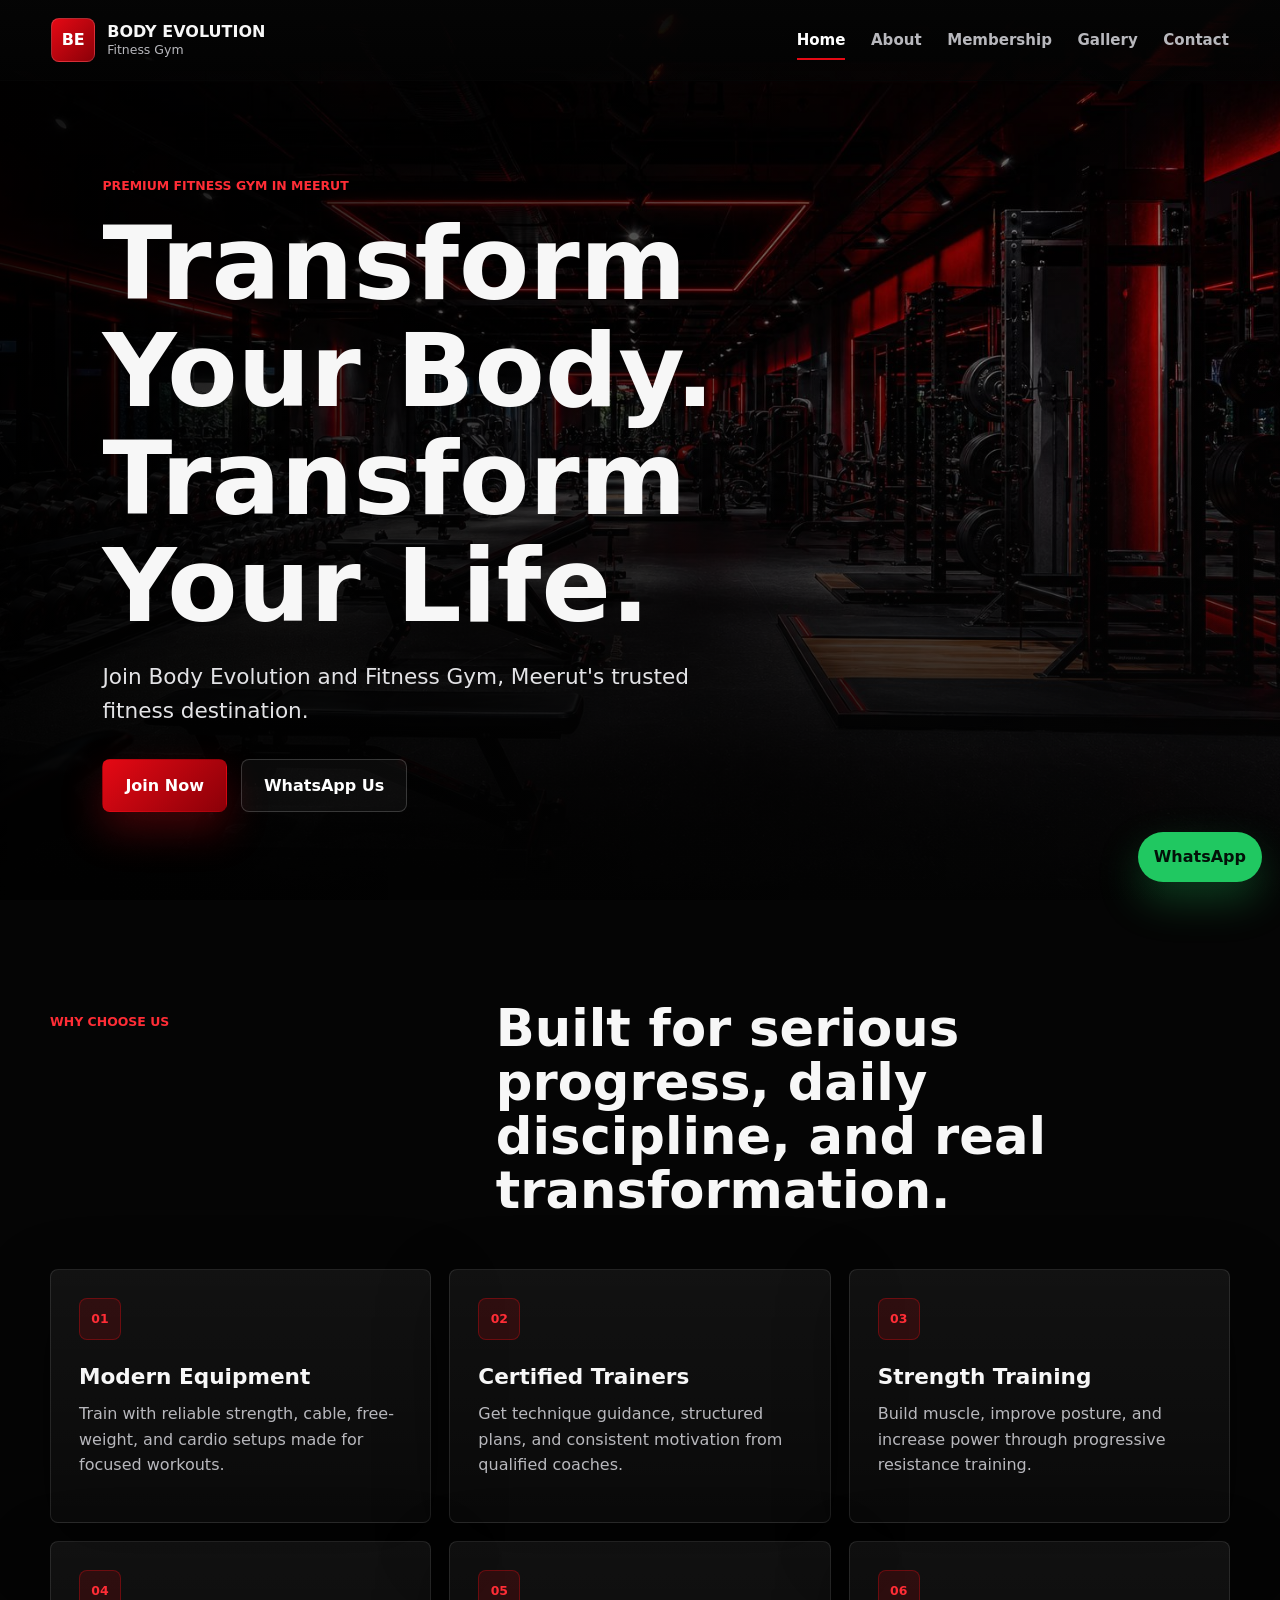
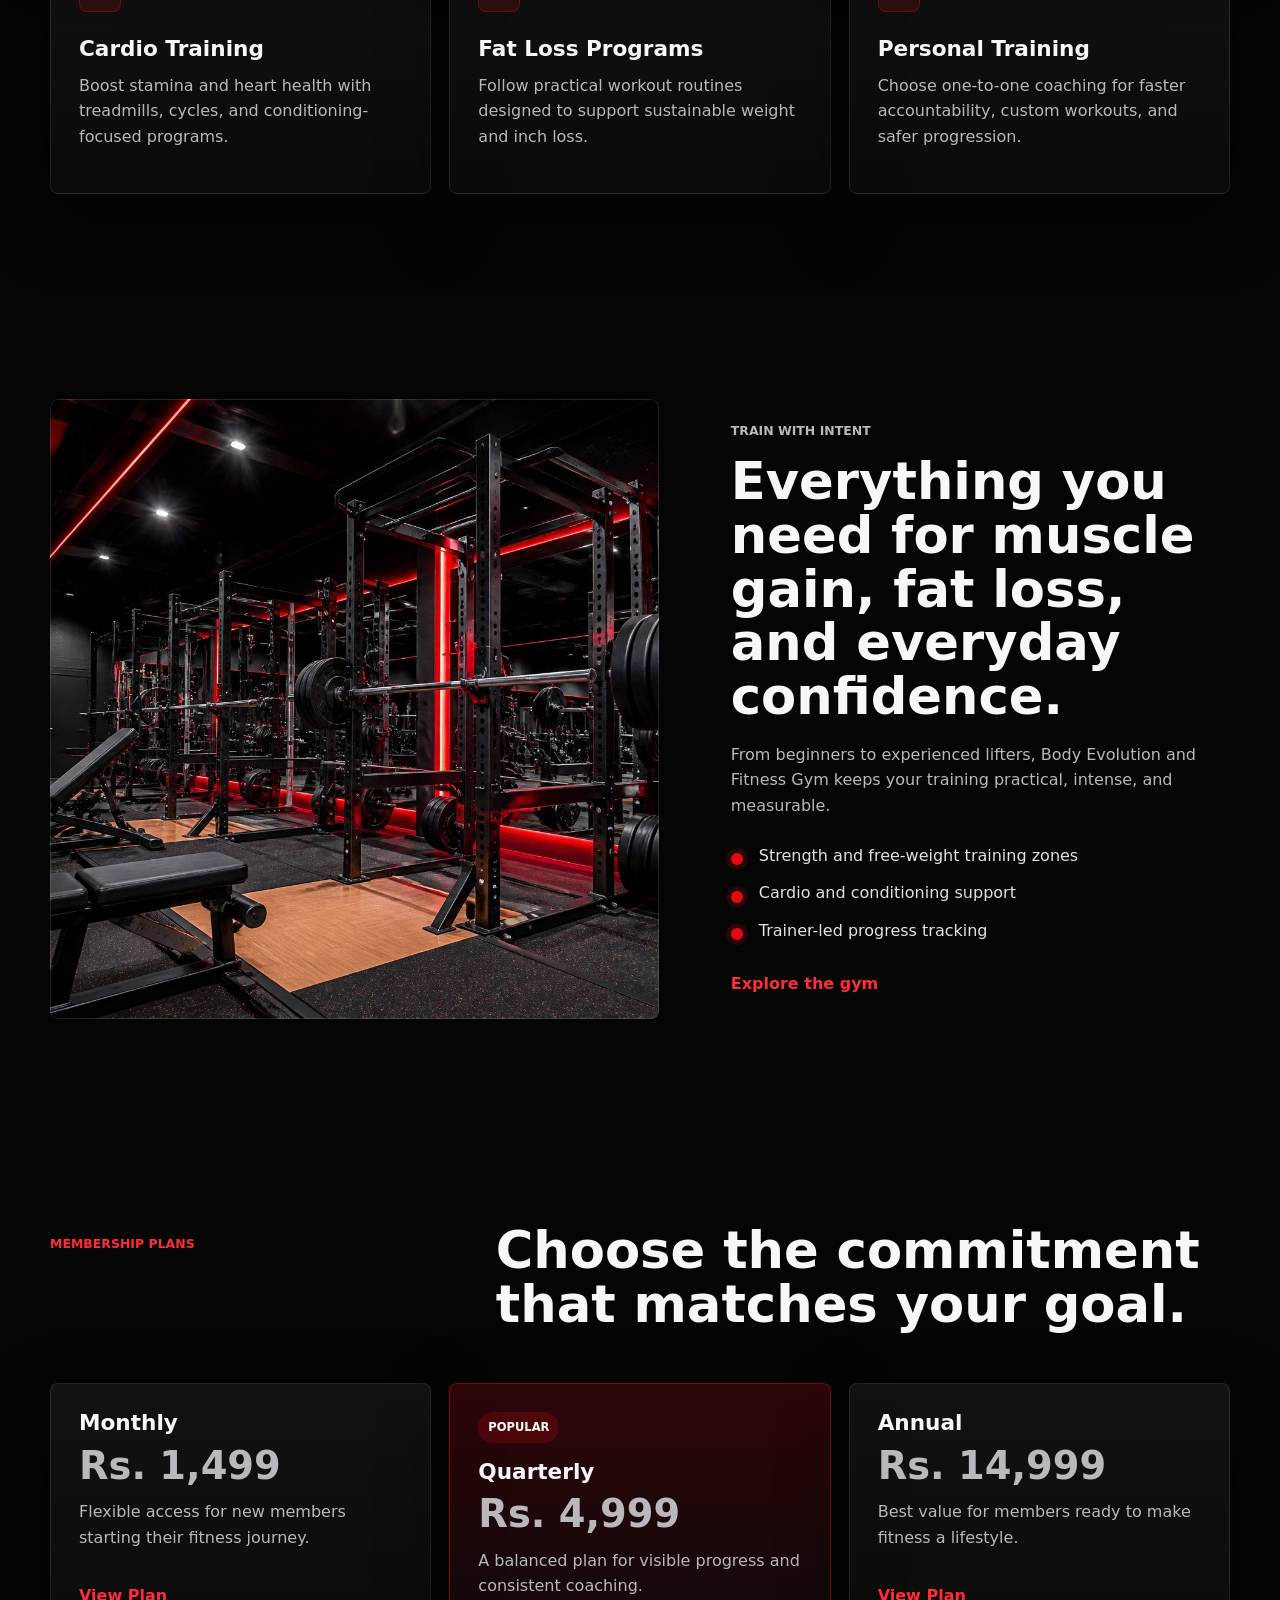
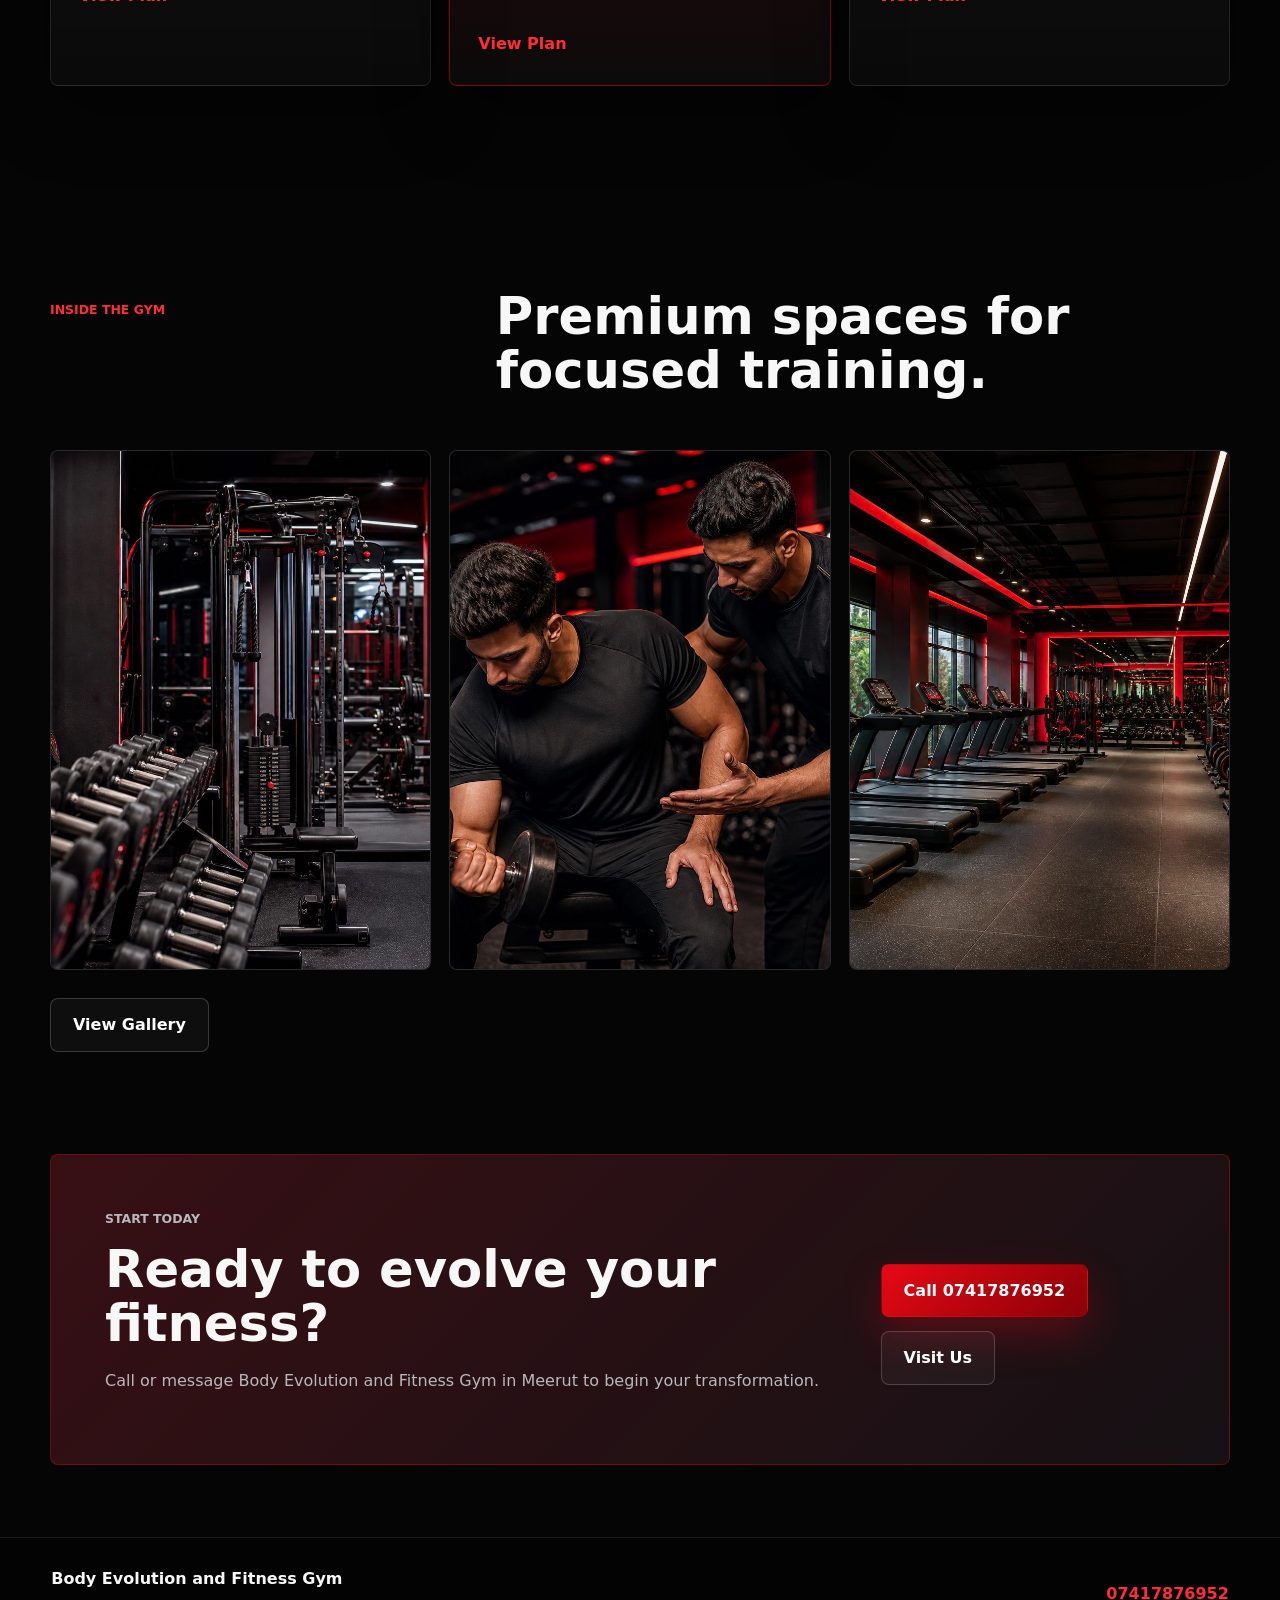
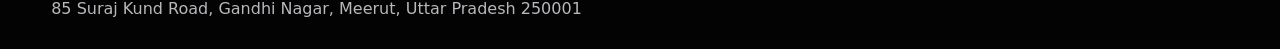
<file: index.html>
<!DOCTYPE html>
<html lang="en-IN">
<head>
  <meta charset="UTF-8">
  <meta name="viewport" content="width=device-width, initial-scale=1.0">
  <title>Body Evolution and Fitness Gym Meerut | Premium Gym & Personal Training</title>
  <meta name="description" content="Join Body Evolution and Fitness Gym in Meerut for strength training, cardio, fat loss programs, certified trainers, and premium fitness coaching.">
  <meta name="keywords" content="Body Evolution and Fitness Gym, gym in Meerut, fitness gym Meerut, personal training Meerut, fat loss programs Meerut">
  <meta name="robots" content="index, follow">
  <meta name="theme-color" content="#050505">
  <meta property="og:title" content="Body Evolution and Fitness Gym Meerut">
  <meta property="og:description" content="Meerut's trusted fitness destination for strength, cardio, fat loss, and personal training.">
  <meta property="og:type" content="website">
  <meta property="og:image" content="assets/hero-gym.jpg">
  <link rel="canonical" href="index.html">
  <link rel="preload" href="assets/hero-gym.jpg" as="image">
  <link rel="stylesheet" href="styles.css">
  <script type="application/ld+json">
  {
    "@context": "https://schema.org",
    "@type": "HealthClub",
    "name": "Body Evolution and Fitness Gym",
    "telephone": "+917417876952",
    "address": {
      "@type": "PostalAddress",
      "streetAddress": "85 Suraj Kund Road, Gandhi Nagar",
      "addressLocality": "Meerut",
      "addressRegion": "Uttar Pradesh",
      "postalCode": "250001",
      "addressCountry": "IN"
    },
    "url": "index.html",
    "image": "assets/hero-gym.jpg",
    "priceRange": "Rs. 1,199 - Rs. 14,999"
  }
  </script>
</head>
<body>
  <a class="skip-link" href="#main">Skip to content</a>

  <header class="site-header" data-header>
    <a class="brand" href="index.html" aria-label="Body Evolution and Fitness Gym home">
      <span class="brand-mark">BE</span>
      <span>
        <strong>Body Evolution</strong>
        <small>Fitness Gym</small>
      </span>
    </a>

    <button class="nav-toggle" type="button" aria-label="Open navigation" aria-expanded="false" data-nav-toggle>
      <span></span>
      <span></span>
      <span></span>
    </button>

    <nav class="site-nav" aria-label="Primary navigation" data-nav>
      <a class="active" href="index.html">Home</a>
      <a href="about.html">About</a>
      <a href="membership.html">Membership</a>
      <a href="gallery.html">Gallery</a>
      <a href="contact.html">Contact</a>
    </nav>
  </header>

  <main id="main">
    <section class="hero hero-home">
      <picture>
        <source srcset="assets/hero-gym.jpg" media="(min-width: 700px)">
        <img src="assets/hero-gym.jpg" alt="Premium black and red strength training gym interior" fetchpriority="high">
      </picture>
      <div class="hero-overlay"></div>
      <div class="hero-content">
        <p class="eyebrow">Premium Fitness Gym in Meerut</p>
        <h1>Transform Your Body. Transform Your Life.</h1>
        <p class="hero-copy">Join Body Evolution and Fitness Gym, Meerut's trusted fitness destination.</p>
        <div class="hero-actions">
          <a class="btn btn-primary" href="membership.html">Join Now</a>
          <a class="btn btn-outline" href="https://wa.me/917417876952?text=Hi%20Body%20Evolution%20and%20Fitness%20Gym%2C%20I%20want%20to%20join." target="_blank" rel="noopener">WhatsApp Us</a>
        </div>
      </div>
    </section>

    <section class="section section-intro">
      <div class="section-heading">
        <p class="eyebrow">Why Choose Us</p>
        <h2>Built for serious progress, daily discipline, and real transformation.</h2>
      </div>
      <div class="feature-grid">
        <article class="feature-card">
          <span class="feature-icon">01</span>
          <h3>Modern Equipment</h3>
          <p>Train with reliable strength, cable, free-weight, and cardio setups made for focused workouts.</p>
        </article>
        <article class="feature-card">
          <span class="feature-icon">02</span>
          <h3>Certified Trainers</h3>
          <p>Get technique guidance, structured plans, and consistent motivation from qualified coaches.</p>
        </article>
        <article class="feature-card">
          <span class="feature-icon">03</span>
          <h3>Strength Training</h3>
          <p>Build muscle, improve posture, and increase power through progressive resistance training.</p>
        </article>
        <article class="feature-card">
          <span class="feature-icon">04</span>
          <h3>Cardio Training</h3>
          <p>Boost stamina and heart health with treadmills, cycles, and conditioning-focused programs.</p>
        </article>
        <article class="feature-card">
          <span class="feature-icon">05</span>
          <h3>Fat Loss Programs</h3>
          <p>Follow practical workout routines designed to support sustainable weight and inch loss.</p>
        </article>
        <article class="feature-card">
          <span class="feature-icon">06</span>
          <h3>Personal Training</h3>
          <p>Choose one-to-one coaching for faster accountability, custom workouts, and safer progression.</p>
        </article>
      </div>
    </section>

    <section class="section split-section">
      <div class="split-media">
        <img src="assets/gallery-strength.jpg" alt="Strength training zone with squat rack and loaded barbell" loading="lazy" width="900" height="620">
      </div>
      <div class="split-copy">
        <p class="eyebrow">Train With Intent</p>
        <h2>Everything you need for muscle gain, fat loss, and everyday confidence.</h2>
        <p>From beginners to experienced lifters, Body Evolution and Fitness Gym keeps your training practical, intense, and measurable.</p>
        <ul class="check-list">
          <li>Strength and free-weight training zones</li>
          <li>Cardio and conditioning support</li>
          <li>Trainer-led progress tracking</li>
        </ul>
        <a class="text-link" href="about.html">Explore the gym</a>
      </div>
    </section>

    <section class="section plans-preview">
      <div class="section-heading">
        <p class="eyebrow">Membership Plans</p>
        <h2>Choose the commitment that matches your goal.</h2>
      </div>
      <div class="plan-grid">
        <article class="plan-card">
          <h3>Monthly</h3>
          <p class="price">Rs. 1,499</p>
          <p>Flexible access for new members starting their fitness journey.</p>
          <a href="membership.html">View Plan</a>
        </article>
        <article class="plan-card featured">
          <span>Popular</span>
          <h3>Quarterly</h3>
          <p class="price">Rs. 4,999</p>
          <p>A balanced plan for visible progress and consistent coaching.</p>
          <a href="membership.html">View Plan</a>
        </article>
        <article class="plan-card">
          <h3>Annual</h3>
          <p class="price">Rs. 14,999</p>
          <p>Best value for members ready to make fitness a lifestyle.</p>
          <a href="membership.html">View Plan</a>
        </article>
      </div>
    </section>

    <section class="section gallery-strip">
      <div class="section-heading">
        <p class="eyebrow">Inside The Gym</p>
        <h2>Premium spaces for focused training.</h2>
      </div>
      <div class="gallery-grid compact">
        <img src="assets/gallery-equipment.jpg" alt="Modern dumbbells and cable machines in black and red gym" loading="lazy" width="720" height="520">
        <img src="assets/gallery-trainer.jpg" alt="Certified trainer coaching a strength training session" loading="lazy" width="720" height="520">
        <img src="assets/gallery-cardio.jpg" alt="Cardio zone with treadmills and red accent lighting" loading="lazy" width="720" height="520">
      </div>
      <a class="btn btn-outline centered" href="gallery.html">View Gallery</a>
    </section>

    <section class="section cta-band">
      <div>
        <p class="eyebrow">Start Today</p>
        <h2>Ready to evolve your fitness?</h2>
        <p>Call or message Body Evolution and Fitness Gym in Meerut to begin your transformation.</p>
      </div>
      <div class="cta-actions">
        <a class="btn btn-primary" href="tel:+917417876952">Call 07417876952</a>
        <a class="btn btn-outline" href="contact.html">Visit Us</a>
      </div>
    </section>
  </main>

  <footer class="site-footer">
    <div>
      <strong>Body Evolution and Fitness Gym</strong>
      <p>85 Suraj Kund Road, Gandhi Nagar, Meerut, Uttar Pradesh 250001</p>
    </div>
    <a href="tel:+917417876952">07417876952</a>
  </footer>

  <a class="whatsapp-float" href="https://wa.me/917417876952?text=Hi%20Body%20Evolution%20and%20Fitness%20Gym%2C%20I%20want%20to%20know%20about%20membership." target="_blank" rel="noopener" aria-label="Chat on WhatsApp">
    <span>WhatsApp</span>
  </a>

  <script src="script.js" defer></script>
</body>
</html>
</file>
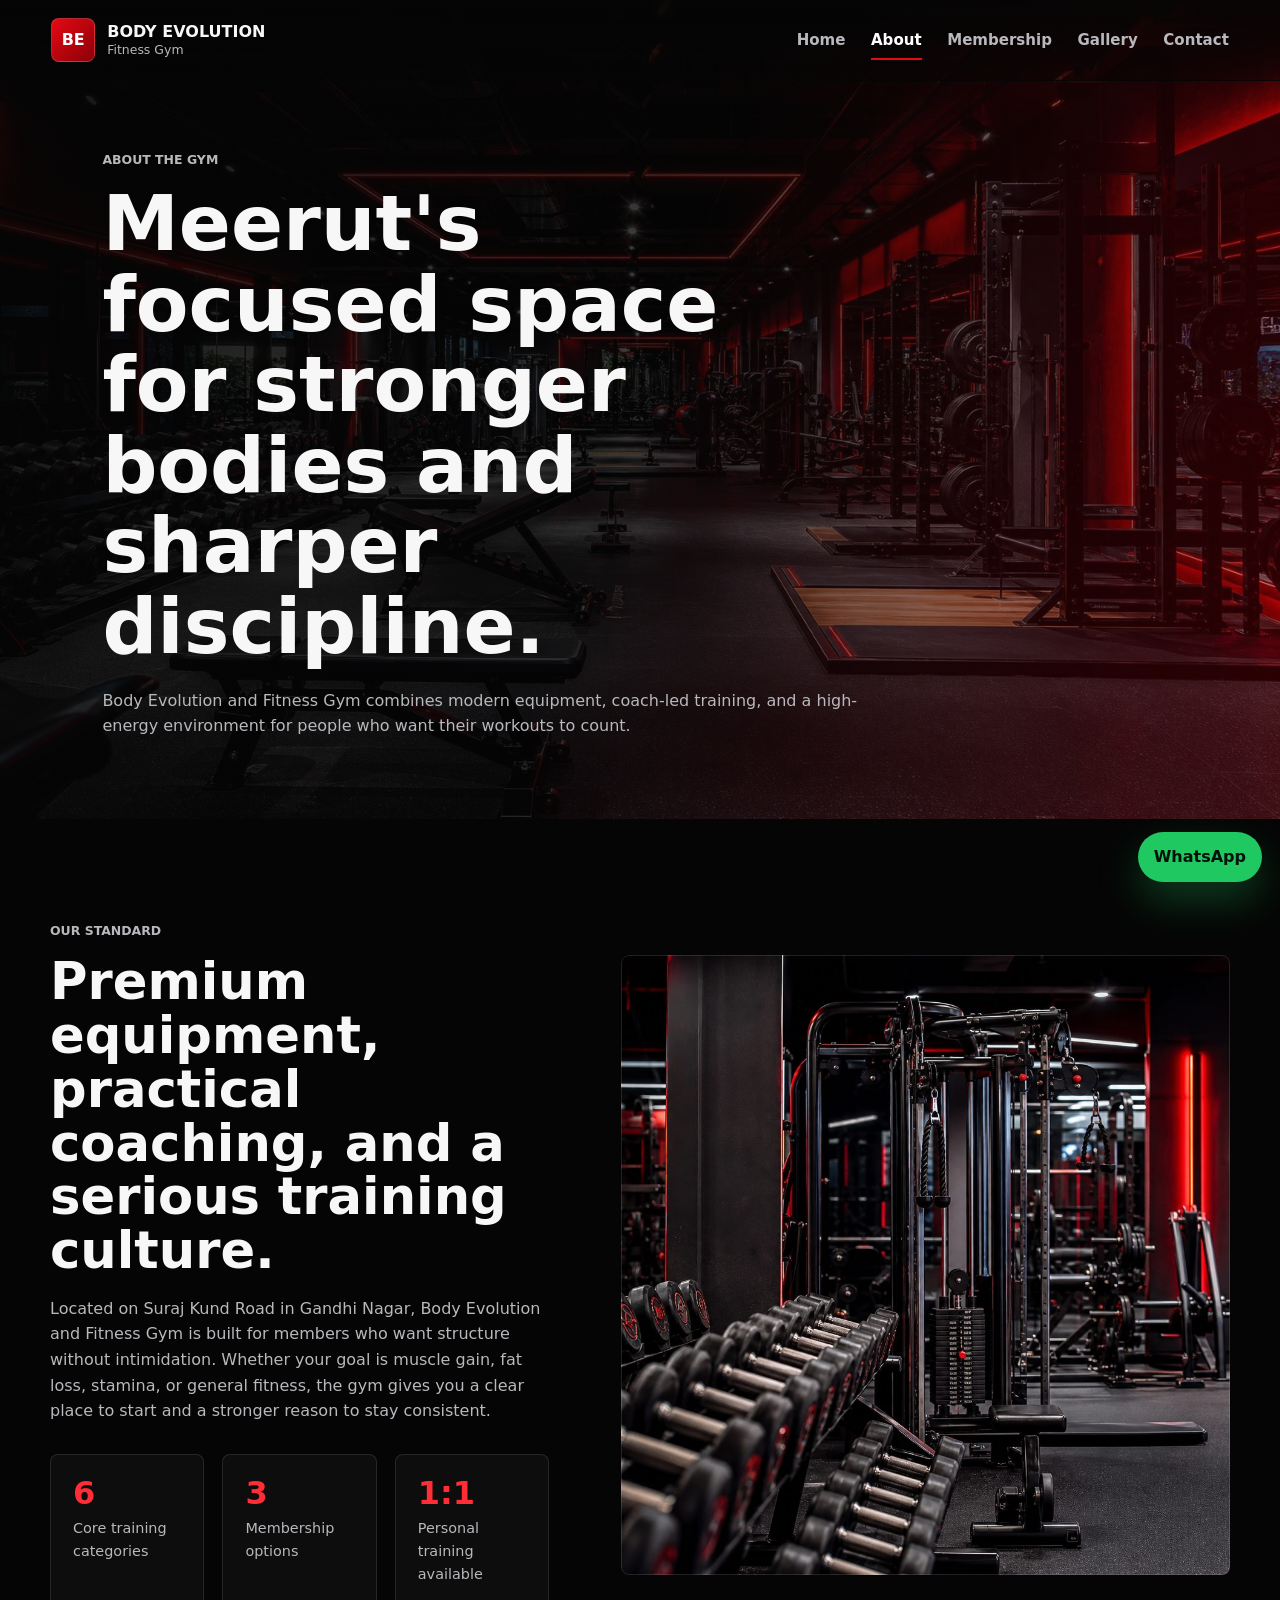
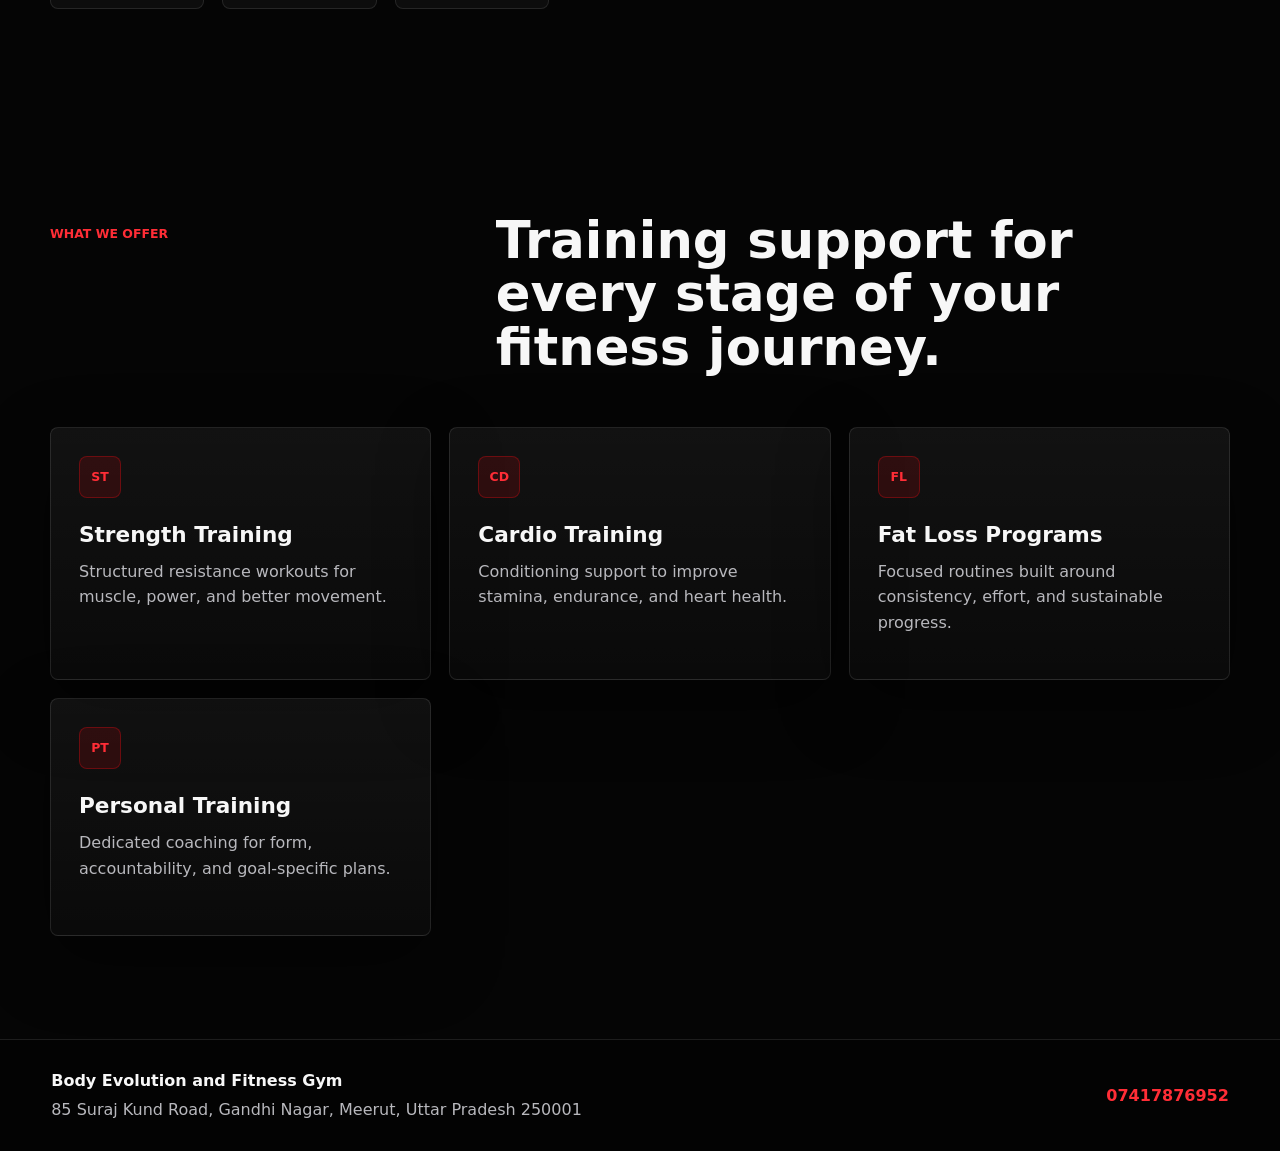
<file: about.html>
<!DOCTYPE html>
<html lang="en-IN">
<head>
  <meta charset="UTF-8">
  <meta name="viewport" content="width=device-width, initial-scale=1.0">
  <title>About Body Evolution and Fitness Gym | Meerut Fitness Destination</title>
  <meta name="description" content="Learn about Body Evolution and Fitness Gym in Meerut, a modern black and red fitness facility with strength, cardio, fat loss, and personal training programs.">
  <meta name="robots" content="index, follow">
  <meta name="theme-color" content="#050505">
  <meta property="og:title" content="About Body Evolution and Fitness Gym">
  <meta property="og:description" content="A premium fitness environment in Meerut for disciplined training and guided transformation.">
  <meta property="og:type" content="website">
  <meta property="og:image" content="assets/gallery-strength.jpg">
  <link rel="canonical" href="about.html">
  <link rel="stylesheet" href="styles.css">
</head>
<body>
  <a class="skip-link" href="#main">Skip to content</a>

  <header class="site-header" data-header>
    <a class="brand" href="index.html" aria-label="Body Evolution and Fitness Gym home">
      <span class="brand-mark">BE</span>
      <span>
        <strong>Body Evolution</strong>
        <small>Fitness Gym</small>
      </span>
    </a>
    <button class="nav-toggle" type="button" aria-label="Open navigation" aria-expanded="false" data-nav-toggle>
      <span></span><span></span><span></span>
    </button>
    <nav class="site-nav" aria-label="Primary navigation" data-nav>
      <a href="index.html">Home</a>
      <a class="active" href="about.html">About</a>
      <a href="membership.html">Membership</a>
      <a href="gallery.html">Gallery</a>
      <a href="contact.html">Contact</a>
    </nav>
  </header>

  <main id="main">
    <section class="page-hero">
      <div>
        <p class="eyebrow">About The Gym</p>
        <h1>Meerut's focused space for stronger bodies and sharper discipline.</h1>
        <p>Body Evolution and Fitness Gym combines modern equipment, coach-led training, and a high-energy environment for people who want their workouts to count.</p>
      </div>
    </section>

    <section class="section split-section reverse">
      <div class="split-media">
        <img src="assets/gallery-equipment.jpg" alt="Premium gym equipment and free weight area" loading="lazy" width="900" height="620">
      </div>
      <div class="split-copy">
        <p class="eyebrow">Our Standard</p>
        <h2>Premium equipment, practical coaching, and a serious training culture.</h2>
        <p>Located on Suraj Kund Road in Gandhi Nagar, Body Evolution and Fitness Gym is built for members who want structure without intimidation. Whether your goal is muscle gain, fat loss, stamina, or general fitness, the gym gives you a clear place to start and a stronger reason to stay consistent.</p>
        <div class="stats-grid">
          <div><strong>6</strong><span>Core training categories</span></div>
          <div><strong>3</strong><span>Membership options</span></div>
          <div><strong>1:1</strong><span>Personal training available</span></div>
        </div>
      </div>
    </section>

    <section class="section value-section">
      <div class="section-heading">
        <p class="eyebrow">What We Offer</p>
        <h2>Training support for every stage of your fitness journey.</h2>
      </div>
      <div class="feature-grid">
        <article class="feature-card">
          <span class="feature-icon">ST</span>
          <h3>Strength Training</h3>
          <p>Structured resistance workouts for muscle, power, and better movement.</p>
        </article>
        <article class="feature-card">
          <span class="feature-icon">CD</span>
          <h3>Cardio Training</h3>
          <p>Conditioning support to improve stamina, endurance, and heart health.</p>
        </article>
        <article class="feature-card">
          <span class="feature-icon">FL</span>
          <h3>Fat Loss Programs</h3>
          <p>Focused routines built around consistency, effort, and sustainable progress.</p>
        </article>
        <article class="feature-card">
          <span class="feature-icon">PT</span>
          <h3>Personal Training</h3>
          <p>Dedicated coaching for form, accountability, and goal-specific plans.</p>
        </article>
      </div>
    </section>
  </main>

  <footer class="site-footer">
    <div>
      <strong>Body Evolution and Fitness Gym</strong>
      <p>85 Suraj Kund Road, Gandhi Nagar, Meerut, Uttar Pradesh 250001</p>
    </div>
    <a href="tel:+917417876952">07417876952</a>
  </footer>

  <a class="whatsapp-float" href="https://wa.me/917417876952?text=Hi%20Body%20Evolution%20and%20Fitness%20Gym%2C%20I%20want%20to%20know%20about%20membership." target="_blank" rel="noopener" aria-label="Chat on WhatsApp">
    <span>WhatsApp</span>
  </a>
  <script src="script.js" defer></script>
</body>
</html>
</file>
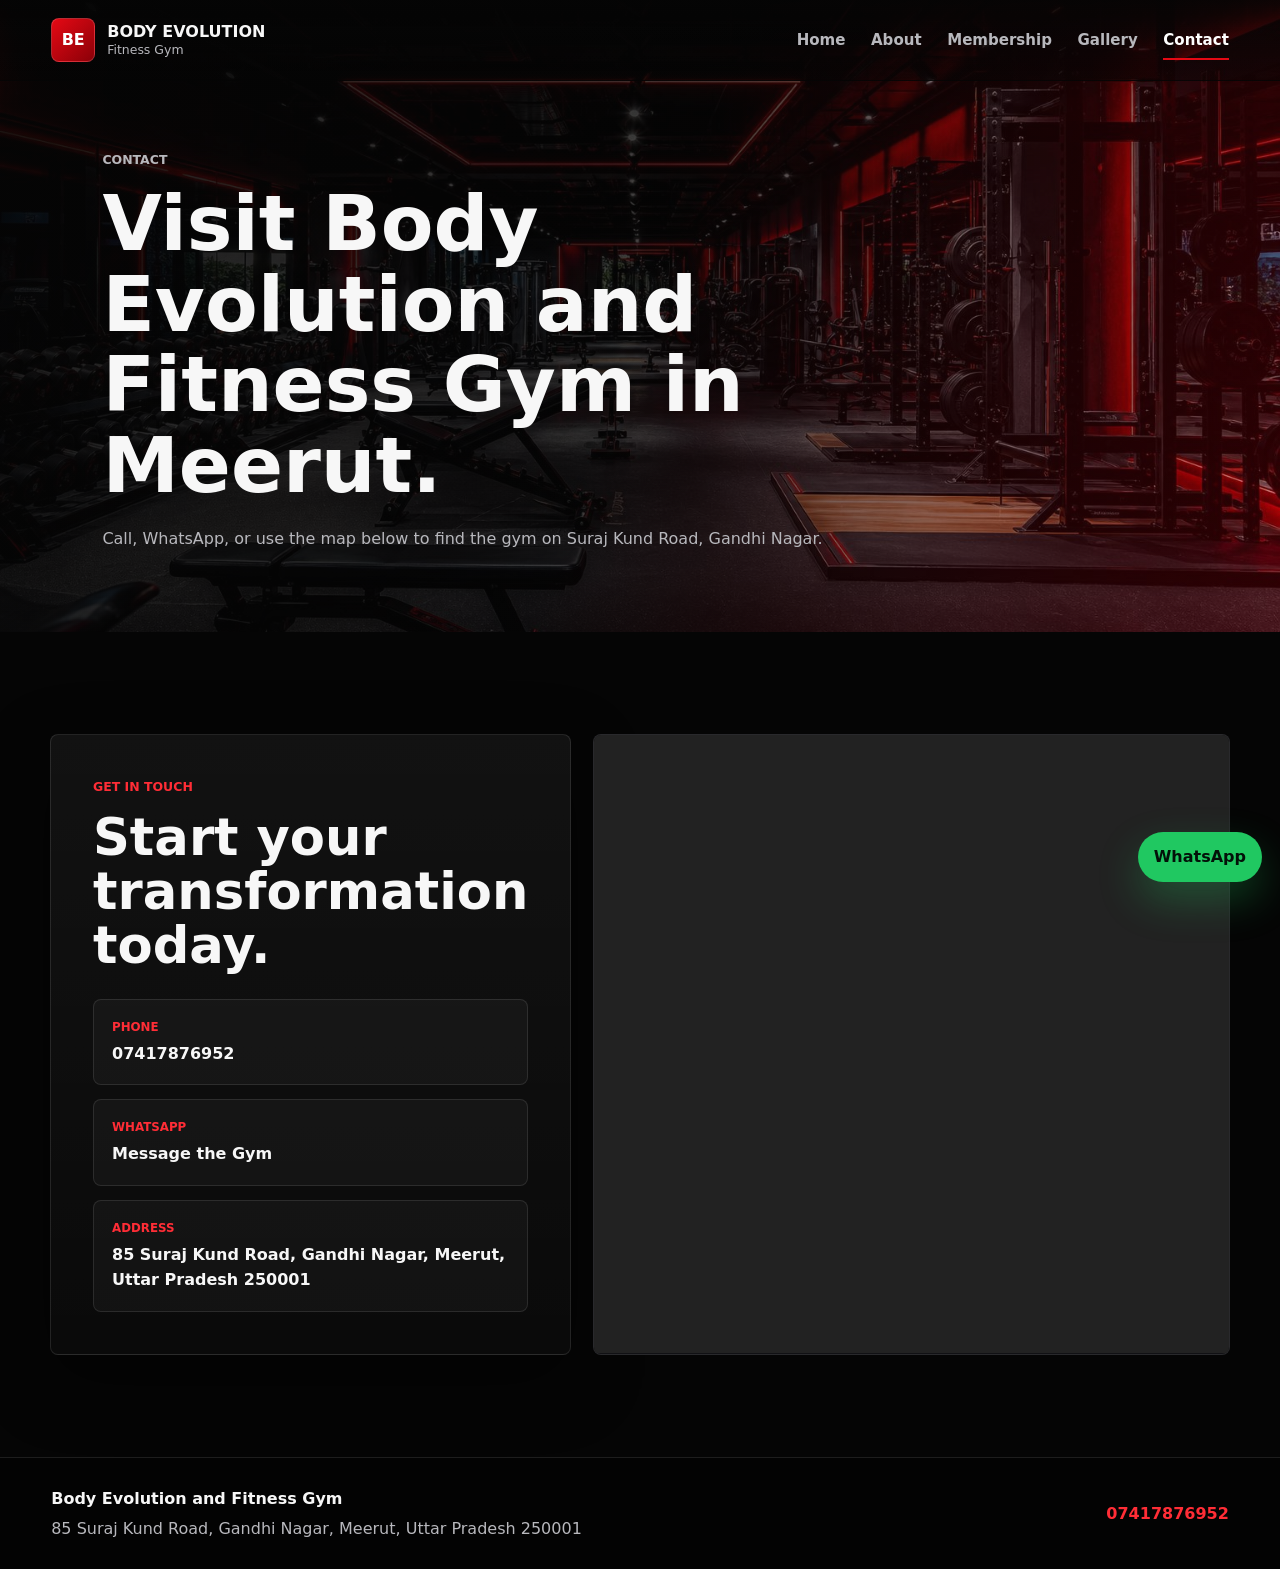
<file: contact.html>
<!DOCTYPE html>
<html lang="en-IN">
<head>
  <meta charset="UTF-8">
  <meta name="viewport" content="width=device-width, initial-scale=1.0">
  <title>Contact Body Evolution and Fitness Gym | Meerut</title>
  <meta name="description" content="Contact Body Evolution and Fitness Gym at 85 Suraj Kund Road, Gandhi Nagar, Meerut, Uttar Pradesh 250001. Call 07417876952 or message on WhatsApp.">
  <meta name="robots" content="index, follow">
  <meta name="theme-color" content="#050505">
  <meta property="og:title" content="Contact Body Evolution and Fitness Gym Meerut">
  <meta property="og:description" content="Call, WhatsApp, or visit Body Evolution and Fitness Gym in Gandhi Nagar, Meerut.">
  <meta property="og:type" content="website">
  <meta property="og:image" content="assets/hero-gym.jpg">
  <link rel="canonical" href="contact.html">
  <link rel="stylesheet" href="styles.css">
</head>
<body>
  <a class="skip-link" href="#main">Skip to content</a>

  <header class="site-header" data-header>
    <a class="brand" href="index.html" aria-label="Body Evolution and Fitness Gym home">
      <span class="brand-mark">BE</span>
      <span>
        <strong>Body Evolution</strong>
        <small>Fitness Gym</small>
      </span>
    </a>
    <button class="nav-toggle" type="button" aria-label="Open navigation" aria-expanded="false" data-nav-toggle>
      <span></span><span></span><span></span>
    </button>
    <nav class="site-nav" aria-label="Primary navigation" data-nav>
      <a href="index.html">Home</a>
      <a href="about.html">About</a>
      <a href="membership.html">Membership</a>
      <a href="gallery.html">Gallery</a>
      <a class="active" href="contact.html">Contact</a>
    </nav>
  </header>

  <main id="main">
    <section class="page-hero">
      <div>
        <p class="eyebrow">Contact</p>
        <h1>Visit Body Evolution and Fitness Gym in Meerut.</h1>
        <p>Call, WhatsApp, or use the map below to find the gym on Suraj Kund Road, Gandhi Nagar.</p>
      </div>
    </section>

    <section class="section contact-layout">
      <div class="contact-panel">
        <p class="eyebrow">Get In Touch</p>
        <h2>Start your transformation today.</h2>
        <div class="contact-list">
          <a href="tel:+917417876952">
            <span>Phone</span>
            <strong>07417876952</strong>
          </a>
          <a href="https://wa.me/917417876952?text=Hi%20Body%20Evolution%20and%20Fitness%20Gym%2C%20I%20want%20to%20join." target="_blank" rel="noopener">
            <span>WhatsApp</span>
            <strong>Message the Gym</strong>
          </a>
          <address>
            <span>Address</span>
            <strong>85 Suraj Kund Road, Gandhi Nagar, Meerut, Uttar Pradesh 250001</strong>
          </address>
        </div>
      </div>

      <div class="map-panel">
        <iframe
          title="Google Map for Body Evolution and Fitness Gym Meerut"
          loading="lazy"
          referrerpolicy="no-referrer-when-downgrade"
          src="https://www.google.com/maps?q=85%20Suraj%20Kund%20Road%2C%20Gandhi%20Nagar%2C%20Meerut%2C%20Uttar%20Pradesh%20250001&output=embed">
        </iframe>
      </div>
    </section>
  </main>

  <footer class="site-footer">
    <div>
      <strong>Body Evolution and Fitness Gym</strong>
      <p>85 Suraj Kund Road, Gandhi Nagar, Meerut, Uttar Pradesh 250001</p>
    </div>
    <a href="tel:+917417876952">07417876952</a>
  </footer>

  <a class="whatsapp-float" href="https://wa.me/917417876952?text=Hi%20Body%20Evolution%20and%20Fitness%20Gym%2C%20I%20want%20to%20visit%20the%20gym." target="_blank" rel="noopener" aria-label="Chat on WhatsApp">
    <span>WhatsApp</span>
  </a>
  <script src="script.js" defer></script>
</body>
</html>
</file>
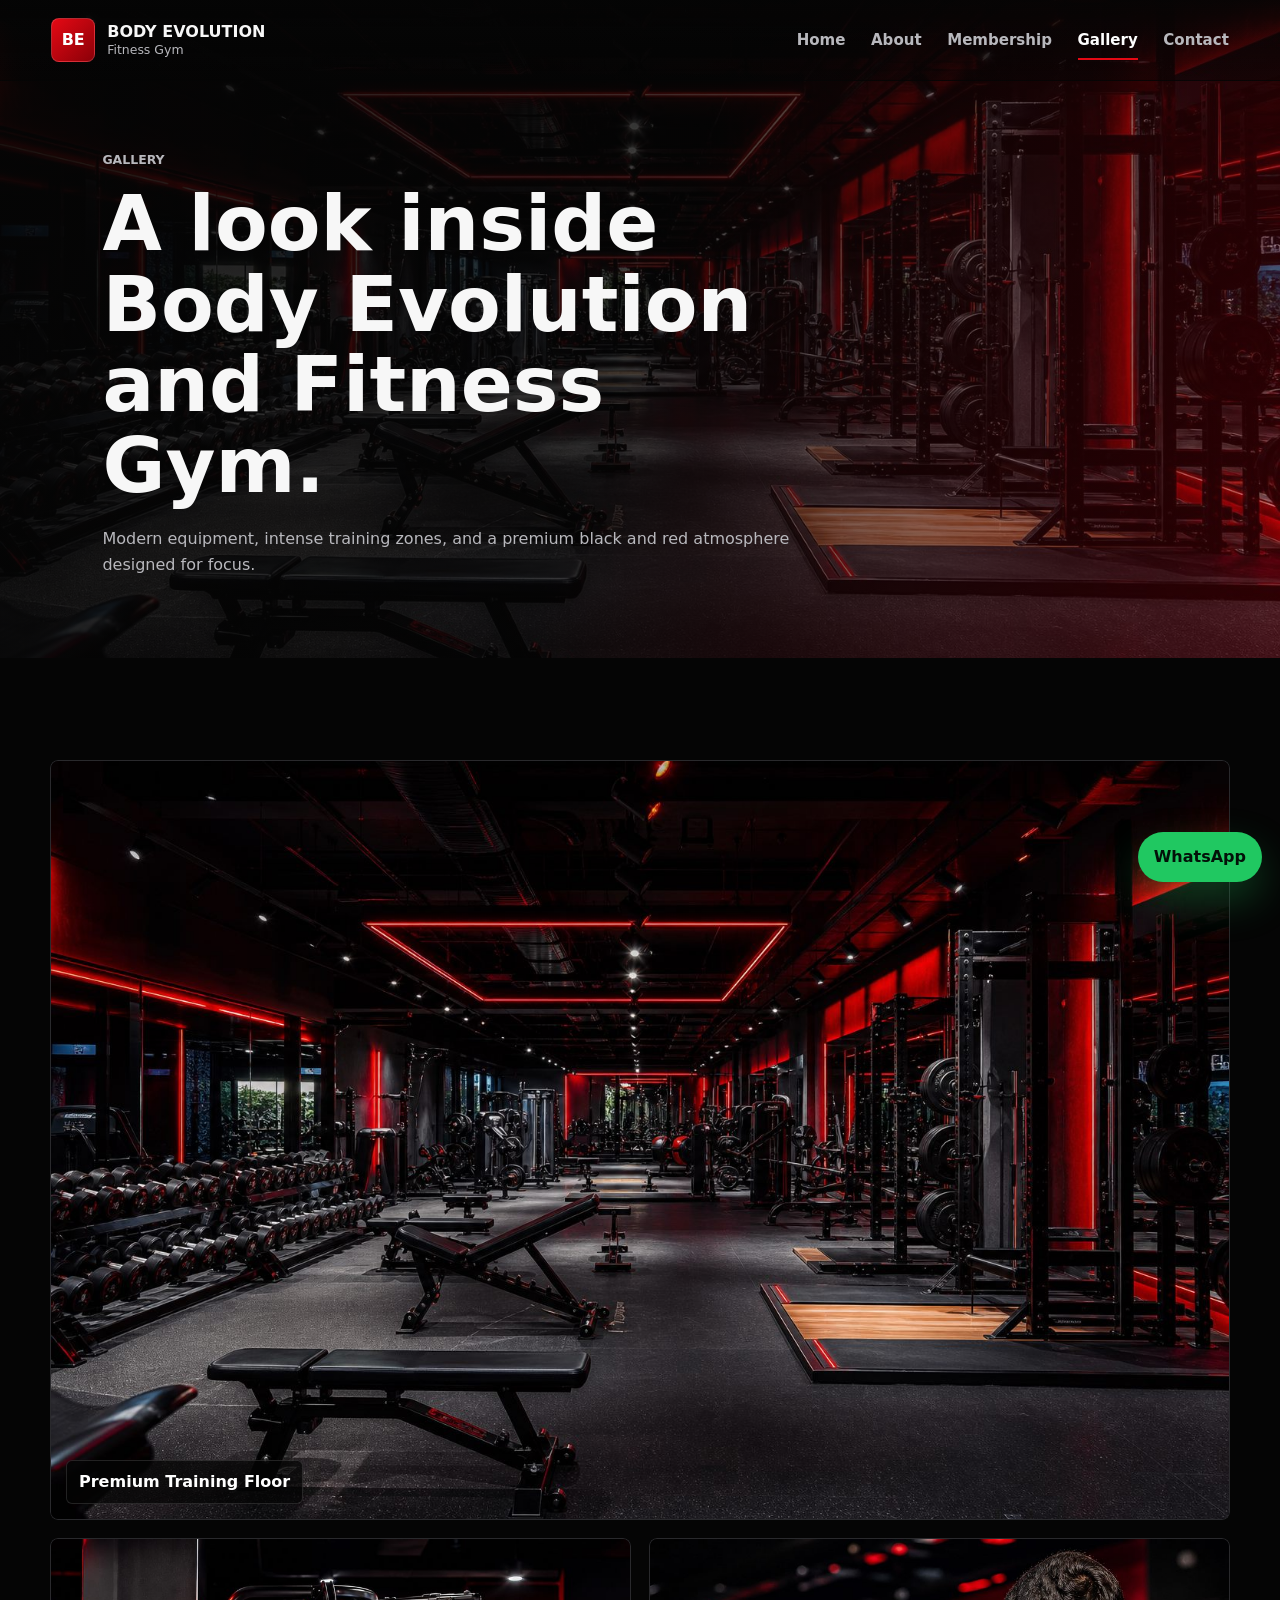
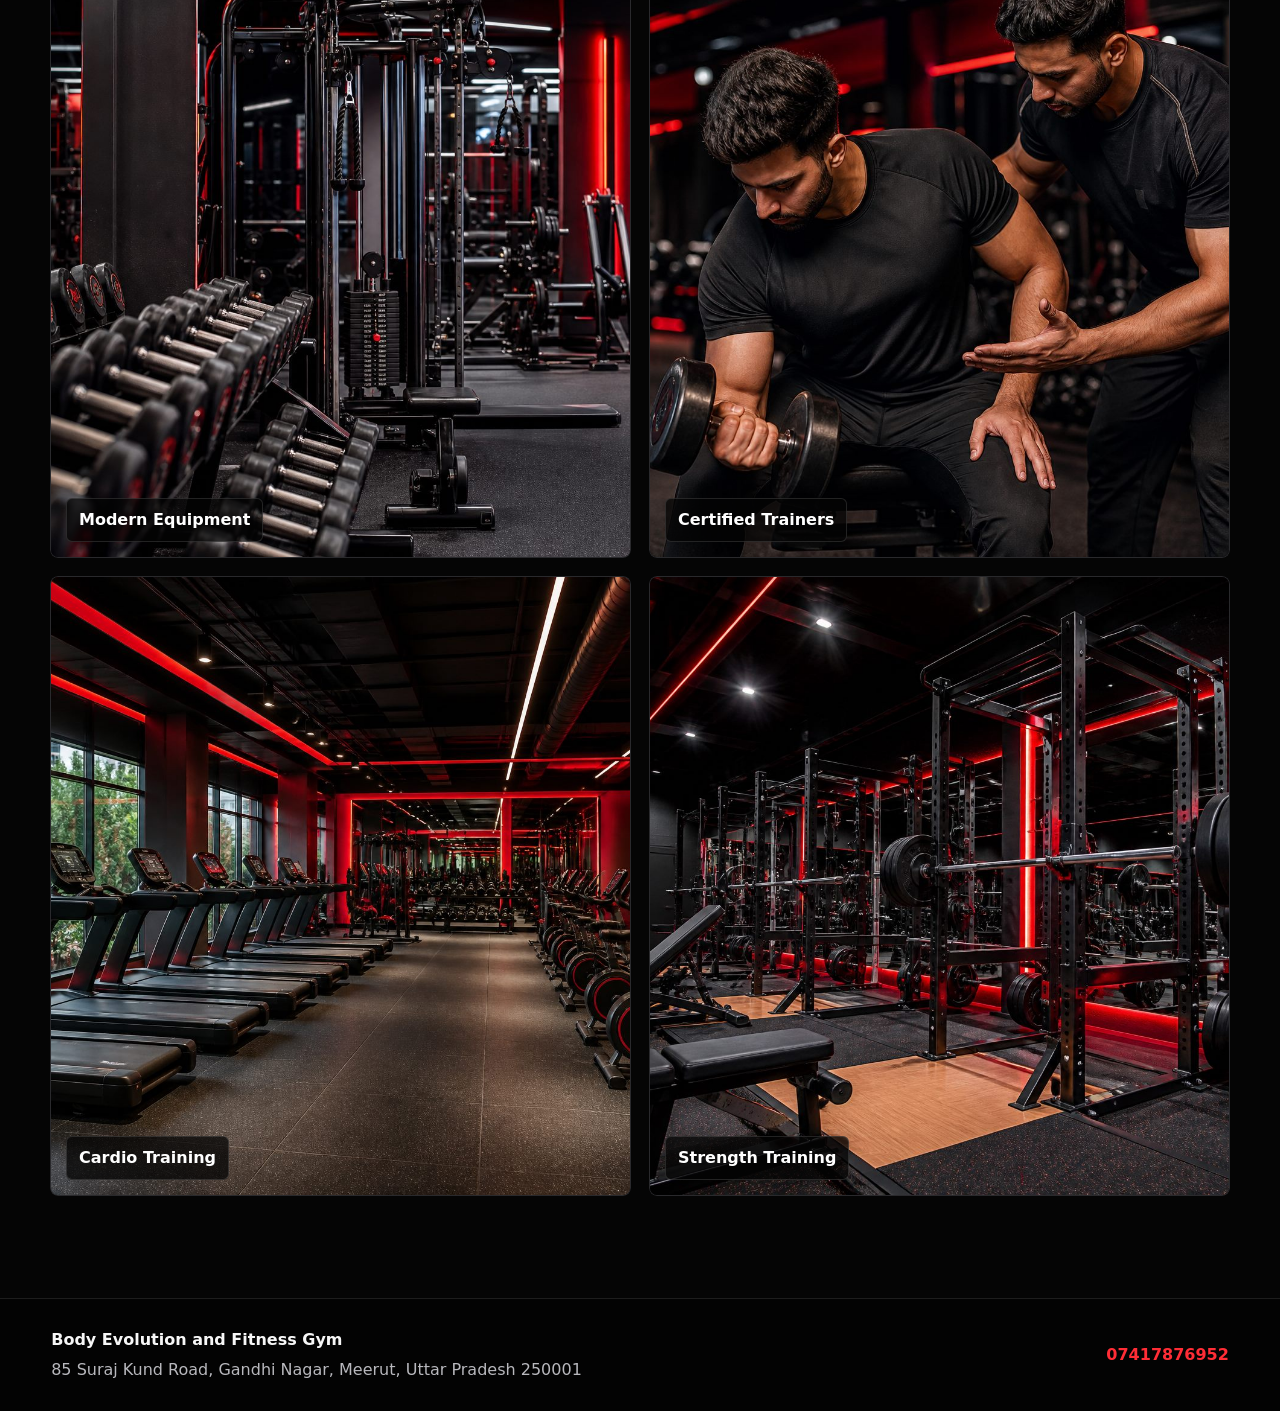
<file: gallery.html>
<!DOCTYPE html>
<html lang="en-IN">
<head>
  <meta charset="UTF-8">
  <meta name="viewport" content="width=device-width, initial-scale=1.0">
  <title>Gym Gallery | Body Evolution and Fitness Gym Meerut</title>
  <meta name="description" content="View the gallery for Body Evolution and Fitness Gym in Meerut, featuring modern equipment, strength training, cardio, and personal training spaces.">
  <meta name="robots" content="index, follow">
  <meta name="theme-color" content="#050505">
  <meta property="og:title" content="Body Evolution and Fitness Gym Gallery">
  <meta property="og:description" content="Explore the premium black and red fitness environment at Body Evolution and Fitness Gym in Meerut.">
  <meta property="og:type" content="website">
  <meta property="og:image" content="assets/gallery-equipment.jpg">
  <link rel="canonical" href="gallery.html">
  <link rel="stylesheet" href="styles.css">
</head>
<body>
  <a class="skip-link" href="#main">Skip to content</a>

  <header class="site-header" data-header>
    <a class="brand" href="index.html" aria-label="Body Evolution and Fitness Gym home">
      <span class="brand-mark">BE</span>
      <span>
        <strong>Body Evolution</strong>
        <small>Fitness Gym</small>
      </span>
    </a>
    <button class="nav-toggle" type="button" aria-label="Open navigation" aria-expanded="false" data-nav-toggle>
      <span></span><span></span><span></span>
    </button>
    <nav class="site-nav" aria-label="Primary navigation" data-nav>
      <a href="index.html">Home</a>
      <a href="about.html">About</a>
      <a href="membership.html">Membership</a>
      <a class="active" href="gallery.html">Gallery</a>
      <a href="contact.html">Contact</a>
    </nav>
  </header>

  <main id="main">
    <section class="page-hero">
      <div>
        <p class="eyebrow">Gallery</p>
        <h1>A look inside Body Evolution and Fitness Gym.</h1>
        <p>Modern equipment, intense training zones, and a premium black and red atmosphere designed for focus.</p>
      </div>
    </section>

    <section class="section">
      <div class="gallery-grid large">
        <figure>
          <img src="assets/hero-gym.jpg" alt="Wide view of premium Body Evolution style gym interior" loading="lazy" width="1200" height="760">
          <figcaption>Premium Training Floor</figcaption>
        </figure>
        <figure>
          <img src="assets/gallery-equipment.jpg" alt="Rows of dumbbells and modern cable machines" loading="lazy" width="900" height="620">
          <figcaption>Modern Equipment</figcaption>
        </figure>
        <figure>
          <img src="assets/gallery-trainer.jpg" alt="Trainer coaching a gym member during strength training" loading="lazy" width="900" height="620">
          <figcaption>Certified Trainers</figcaption>
        </figure>
        <figure>
          <img src="assets/gallery-cardio.jpg" alt="Premium cardio area with treadmills and red lighting" loading="lazy" width="900" height="620">
          <figcaption>Cardio Training</figcaption>
        </figure>
        <figure>
          <img src="assets/gallery-strength.jpg" alt="Strength training area with squat rack and barbell" loading="lazy" width="900" height="620">
          <figcaption>Strength Training</figcaption>
        </figure>
      </div>
    </section>
  </main>

  <footer class="site-footer">
    <div>
      <strong>Body Evolution and Fitness Gym</strong>
      <p>85 Suraj Kund Road, Gandhi Nagar, Meerut, Uttar Pradesh 250001</p>
    </div>
    <a href="tel:+917417876952">07417876952</a>
  </footer>

  <a class="whatsapp-float" href="https://wa.me/917417876952?text=Hi%20Body%20Evolution%20and%20Fitness%20Gym%2C%20I%20want%20to%20visit%20the%20gym." target="_blank" rel="noopener" aria-label="Chat on WhatsApp">
    <span>WhatsApp</span>
  </a>
  <script src="script.js" defer></script>
</body>
</html>
</file>
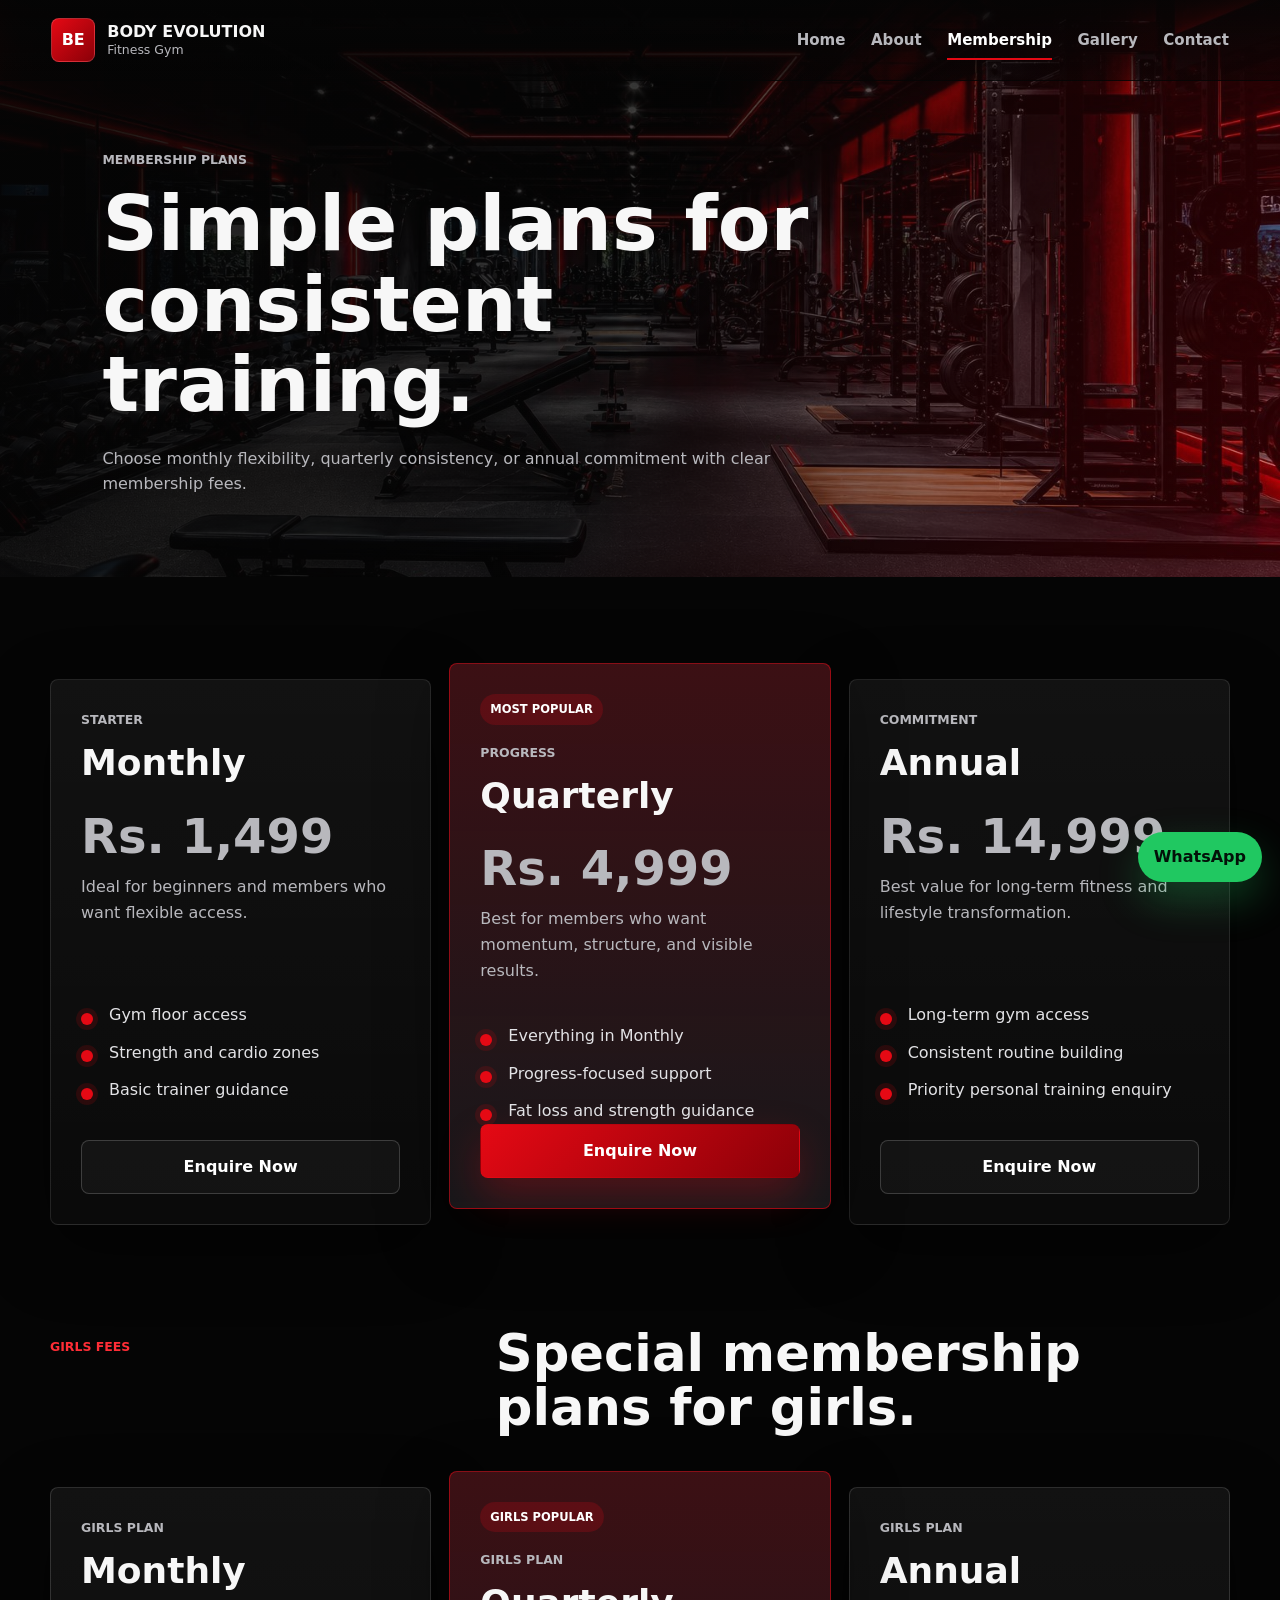
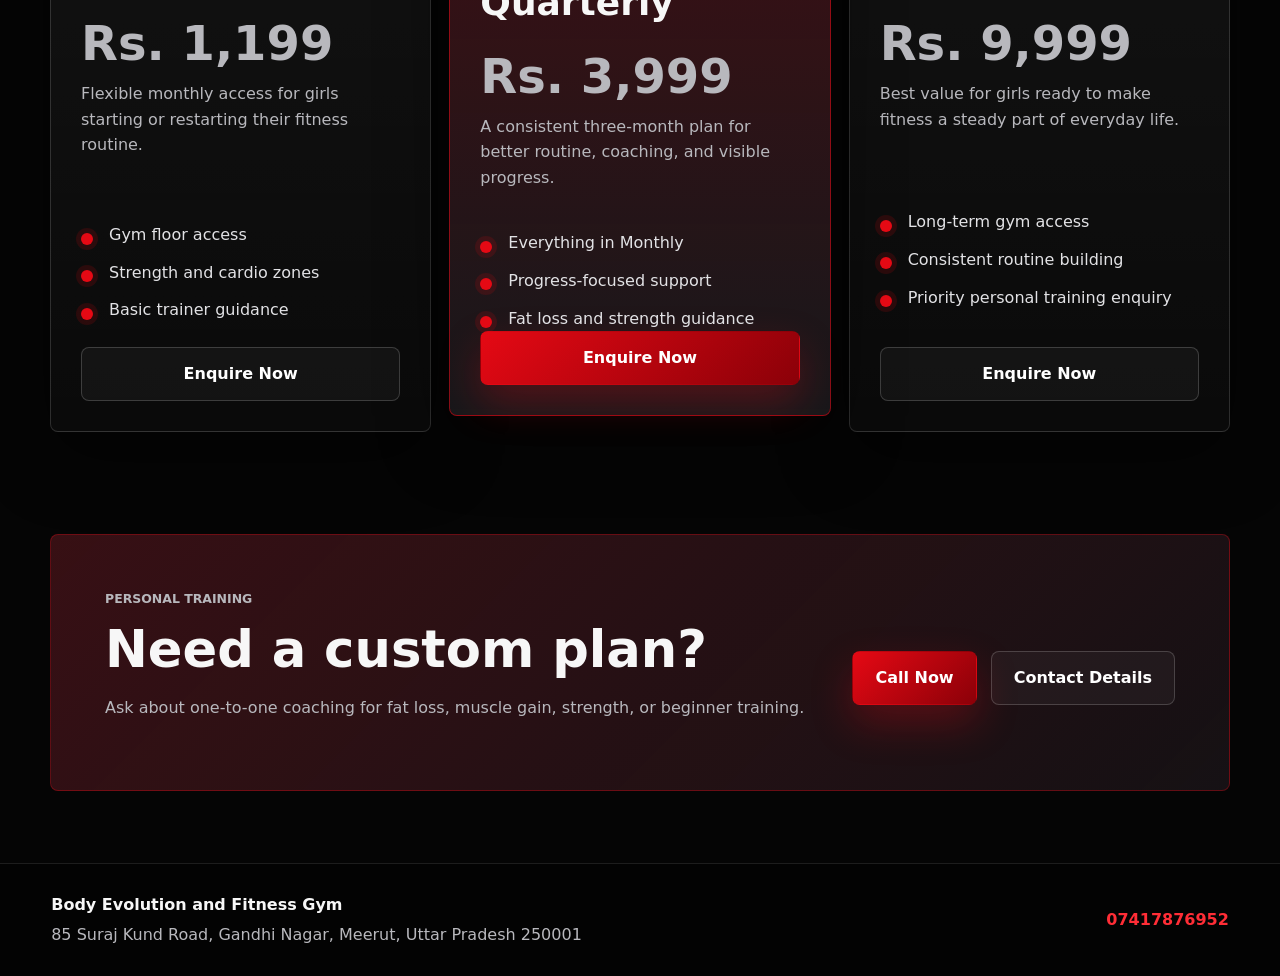
<file: membership.html>
<!DOCTYPE html>
<html lang="en-IN">
<head>
  <meta charset="UTF-8">
  <meta name="viewport" content="width=device-width, initial-scale=1.0">
  <title>Membership Plans | Body Evolution and Fitness Gym Meerut</title>
  <meta name="description" content="Explore Body Evolution and Fitness Gym Meerut membership fees, including girls plans from Rs. 1,199 per month, Rs. 3,999 quarterly, and Rs. 9,999 annual.">
  <meta name="robots" content="index, follow">
  <meta name="theme-color" content="#050505">
  <meta property="og:title" content="Membership Plans at Body Evolution and Fitness Gym">
  <meta property="og:description" content="Gym membership plans in Meerut with girls fees from Rs. 1,199 monthly, Rs. 3,999 quarterly, and Rs. 9,999 annual.">
  <meta property="og:type" content="website">
  <meta property="og:image" content="assets/hero-gym.jpg">
  <link rel="canonical" href="membership.html">
  <link rel="stylesheet" href="styles.css">
</head>
<body>
  <a class="skip-link" href="#main">Skip to content</a>

  <header class="site-header" data-header>
    <a class="brand" href="index.html" aria-label="Body Evolution and Fitness Gym home">
      <span class="brand-mark">BE</span>
      <span>
        <strong>Body Evolution</strong>
        <small>Fitness Gym</small>
      </span>
    </a>
    <button class="nav-toggle" type="button" aria-label="Open navigation" aria-expanded="false" data-nav-toggle>
      <span></span><span></span><span></span>
    </button>
    <nav class="site-nav" aria-label="Primary navigation" data-nav>
      <a href="index.html">Home</a>
      <a href="about.html">About</a>
      <a class="active" href="membership.html">Membership</a>
      <a href="gallery.html">Gallery</a>
      <a href="contact.html">Contact</a>
    </nav>
  </header>

  <main id="main">
    <section class="page-hero">
      <div>
        <p class="eyebrow">Membership Plans</p>
        <h1>Simple plans for consistent training.</h1>
        <p>Choose monthly flexibility, quarterly consistency, or annual commitment with clear membership fees.</p>
      </div>
    </section>

    <section class="section membership-section">
      <div class="membership-grid">
        <article class="membership-card">
          <div>
            <p class="eyebrow">Starter</p>
            <h2>Monthly</h2>
            <p class="membership-price">Rs. 1,499</p>
            <p>Ideal for beginners and members who want flexible access.</p>
          </div>
          <ul class="check-list">
            <li>Gym floor access</li>
            <li>Strength and cardio zones</li>
            <li>Basic trainer guidance</li>
          </ul>
          <a class="btn btn-outline" href="https://wa.me/917417876952?text=Hi%2C%20I%20want%20details%20for%20the%20Monthly%20membership%20plan." target="_blank" rel="noopener">Enquire Now</a>
        </article>

        <article class="membership-card premium">
          <span class="plan-badge">Most Popular</span>
          <div>
            <p class="eyebrow">Progress</p>
            <h2>Quarterly</h2>
            <p class="membership-price">Rs. 4,999</p>
            <p>Best for members who want momentum, structure, and visible results.</p>
          </div>
          <ul class="check-list">
            <li>Everything in Monthly</li>
            <li>Progress-focused support</li>
            <li>Fat loss and strength guidance</li>
          </ul>
          <a class="btn btn-primary" href="https://wa.me/917417876952?text=Hi%2C%20I%20want%20details%20for%20the%20Quarterly%20membership%20plan." target="_blank" rel="noopener">Enquire Now</a>
        </article>

        <article class="membership-card">
          <div>
            <p class="eyebrow">Commitment</p>
            <h2>Annual</h2>
            <p class="membership-price">Rs. 14,999</p>
            <p>Best value for long-term fitness and lifestyle transformation.</p>
          </div>
          <ul class="check-list">
            <li>Long-term gym access</li>
            <li>Consistent routine building</li>
            <li>Priority personal training enquiry</li>
          </ul>
          <a class="btn btn-outline" href="https://wa.me/917417876952?text=Hi%2C%20I%20want%20details%20for%20the%20Annual%20membership%20plan." target="_blank" rel="noopener">Enquire Now</a>
        </article>
      </div>
    </section>

    <section class="section girls-fees-section">
      <div class="section-heading">
        <p class="eyebrow">Girls Fees</p>
        <h2>Special membership plans for girls.</h2>
      </div>

      <div class="membership-grid">
        <article class="membership-card girls-card">
          <div>
            <p class="eyebrow">Girls Plan</p>
            <h2>Monthly</h2>
            <p class="membership-price">Rs. 1,199</p>
            <p>Flexible monthly access for girls starting or restarting their fitness routine.</p>
          </div>
          <ul class="check-list">
            <li>Gym floor access</li>
            <li>Strength and cardio zones</li>
            <li>Basic trainer guidance</li>
          </ul>
          <a class="btn btn-outline" href="https://wa.me/917417876952?text=Hi%2C%20I%20want%20details%20for%20the%20Girls%20Monthly%20membership%20plan." target="_blank" rel="noopener">Enquire Now</a>
        </article>

        <article class="membership-card girls-card premium">
          <span class="plan-badge">Girls Popular</span>
          <div>
            <p class="eyebrow">Girls Plan</p>
            <h2>Quarterly</h2>
            <p class="membership-price">Rs. 3,999</p>
            <p>A consistent three-month plan for better routine, coaching, and visible progress.</p>
          </div>
          <ul class="check-list">
            <li>Everything in Monthly</li>
            <li>Progress-focused support</li>
            <li>Fat loss and strength guidance</li>
          </ul>
          <a class="btn btn-primary" href="https://wa.me/917417876952?text=Hi%2C%20I%20want%20details%20for%20the%20Girls%20Quarterly%20membership%20plan." target="_blank" rel="noopener">Enquire Now</a>
        </article>

        <article class="membership-card girls-card">
          <div>
            <p class="eyebrow">Girls Plan</p>
            <h2>Annual</h2>
            <p class="membership-price">Rs. 9,999</p>
            <p>Best value for girls ready to make fitness a steady part of everyday life.</p>
          </div>
          <ul class="check-list">
            <li>Long-term gym access</li>
            <li>Consistent routine building</li>
            <li>Priority personal training enquiry</li>
          </ul>
          <a class="btn btn-outline" href="https://wa.me/917417876952?text=Hi%2C%20I%20want%20details%20for%20the%20Girls%20Annual%20membership%20plan." target="_blank" rel="noopener">Enquire Now</a>
        </article>
      </div>
    </section>

    <section class="section cta-band">
      <div>
        <p class="eyebrow">Personal Training</p>
        <h2>Need a custom plan?</h2>
        <p>Ask about one-to-one coaching for fat loss, muscle gain, strength, or beginner training.</p>
      </div>
      <div class="cta-actions">
        <a class="btn btn-primary" href="tel:+917417876952">Call Now</a>
        <a class="btn btn-outline" href="contact.html">Contact Details</a>
      </div>
    </section>
  </main>

  <footer class="site-footer">
    <div>
      <strong>Body Evolution and Fitness Gym</strong>
      <p>85 Suraj Kund Road, Gandhi Nagar, Meerut, Uttar Pradesh 250001</p>
    </div>
    <a href="tel:+917417876952">07417876952</a>
  </footer>

  <a class="whatsapp-float" href="https://wa.me/917417876952?text=Hi%20Body%20Evolution%20and%20Fitness%20Gym%2C%20I%20want%20to%20know%20about%20membership." target="_blank" rel="noopener" aria-label="Chat on WhatsApp">
    <span>WhatsApp</span>
  </a>
  <script src="script.js" defer></script>
</body>
</html>
</file>
<file: styles.css>
:root {
  color-scheme: dark;
  --bg: #050505;
  --bg-2: #0b0b0d;
  --panel: #111114;
  --panel-2: #17171b;
  --line: rgba(255, 255, 255, 0.1);
  --text: #f7f7f7;
  --muted: #b8b8bd;
  --red: #e50914;
  --red-2: #ff2d36;
  --red-dark: #8b0008;
  --shadow: 0 24px 70px rgba(0, 0, 0, 0.48);
  --radius: 8px;
  --max: 1180px;
  font-family: Inter, ui-sans-serif, system-ui, -apple-system, BlinkMacSystemFont, "Segoe UI", sans-serif;
}

* {
  box-sizing: border-box;
}

html {
  scroll-behavior: smooth;
}

body {
  margin: 0;
  background: var(--bg);
  color: var(--text);
  line-height: 1.6;
}

img {
  display: block;
  max-width: 100%;
}

a {
  color: inherit;
  text-decoration: none;
}

.skip-link {
  position: fixed;
  top: 12px;
  left: 12px;
  z-index: 100;
  transform: translateY(-160%);
  background: var(--red);
  color: white;
  padding: 10px 14px;
  border-radius: 4px;
}

.skip-link:focus {
  transform: translateY(0);
}

.site-header {
  position: fixed;
  top: 0;
  left: 0;
  right: 0;
  z-index: 50;
  display: flex;
  align-items: center;
  justify-content: space-between;
  gap: 24px;
  padding: 18px clamp(18px, 4vw, 52px);
  background: linear-gradient(180deg, rgba(5, 5, 5, 0.9), rgba(5, 5, 5, 0.45));
  border-bottom: 1px solid transparent;
  transition: background 180ms ease, border-color 180ms ease, padding 180ms ease;
}

.site-header.scrolled,
.site-header.nav-open {
  background: rgba(5, 5, 5, 0.94);
  border-color: var(--line);
  backdrop-filter: blur(16px);
}

.brand {
  display: inline-flex;
  align-items: center;
  gap: 12px;
  min-width: 0;
}

.brand-mark {
  display: grid;
  place-items: center;
  width: 44px;
  height: 44px;
  border: 1px solid rgba(255, 255, 255, 0.16);
  border-radius: 8px;
  background: linear-gradient(135deg, var(--red), var(--red-dark));
  color: white;
  font-weight: 900;
  letter-spacing: 0;
}

.brand strong,
.brand small {
  display: block;
  line-height: 1.1;
}

.brand strong {
  font-size: 1rem;
  text-transform: uppercase;
}

.brand small {
  margin-top: 3px;
  color: var(--muted);
  font-size: 0.78rem;
}

.site-nav {
  display: flex;
  align-items: center;
  gap: clamp(14px, 2vw, 28px);
  color: var(--muted);
  font-weight: 700;
  font-size: 0.94rem;
}

.site-nav a {
  position: relative;
  padding: 8px 0;
}

.site-nav a::after {
  content: "";
  position: absolute;
  left: 0;
  right: 0;
  bottom: 0;
  height: 2px;
  background: var(--red);
  transform: scaleX(0);
  transform-origin: left;
  transition: transform 180ms ease;
}

.site-nav a:hover,
.site-nav a.active {
  color: white;
}

.site-nav a:hover::after,
.site-nav a.active::after {
  transform: scaleX(1);
}

.nav-toggle {
  display: none;
  width: 44px;
  height: 44px;
  border: 1px solid var(--line);
  border-radius: 8px;
  background: rgba(255, 255, 255, 0.04);
  color: white;
}

.nav-toggle span {
  display: block;
  width: 20px;
  height: 2px;
  margin: 5px auto;
  background: currentColor;
  transition: transform 180ms ease, opacity 180ms ease;
}

.nav-open .nav-toggle span:nth-child(1) {
  transform: translateY(7px) rotate(45deg);
}

.nav-open .nav-toggle span:nth-child(2) {
  opacity: 0;
}

.nav-open .nav-toggle span:nth-child(3) {
  transform: translateY(-7px) rotate(-45deg);
}

.hero {
  position: relative;
  min-height: 100vh;
  display: grid;
  align-items: center;
  overflow: hidden;
}

.hero picture,
.hero img {
  position: absolute;
  inset: 0;
  width: 100%;
  height: 100%;
}

.hero img {
  object-fit: cover;
}

.hero-overlay {
  position: absolute;
  inset: 0;
  background:
    linear-gradient(90deg, rgba(0, 0, 0, 0.88) 0%, rgba(0, 0, 0, 0.62) 44%, rgba(0, 0, 0, 0.24) 100%),
    linear-gradient(180deg, rgba(0, 0, 0, 0.42) 0%, rgba(0, 0, 0, 0) 35%, #050505 100%);
}

.hero-content {
  position: relative;
  z-index: 1;
  width: min(760px, calc(100% - 36px));
  margin-left: clamp(18px, 8vw, 112px);
  padding-top: 88px;
}

.eyebrow {
  margin: 0 0 14px;
  color: var(--red-2);
  font-size: 0.78rem;
  font-weight: 900;
  letter-spacing: 0;
  text-transform: uppercase;
}

h1,
h2,
h3,
p {
  margin-top: 0;
}

h1,
h2,
h3 {
  line-height: 1.05;
  letter-spacing: 0;
}

h1 {
  margin-bottom: 20px;
  max-width: 720px;
  font-size: clamp(3.1rem, 8vw, 6.9rem);
}

.hero-copy {
  max-width: 640px;
  color: #e3e3e6;
  font-size: clamp(1.05rem, 2vw, 1.35rem);
}

.hero-actions,
.cta-actions {
  display: flex;
  flex-wrap: wrap;
  gap: 14px;
  margin-top: 30px;
}

.btn {
  display: inline-flex;
  align-items: center;
  justify-content: center;
  min-height: 48px;
  padding: 13px 22px;
  border-radius: 8px;
  border: 1px solid transparent;
  font-weight: 900;
  transition: transform 180ms ease, background 180ms ease, border-color 180ms ease;
}

.btn:hover {
  transform: translateY(-2px);
}

.btn-primary {
  background: linear-gradient(135deg, var(--red), var(--red-dark));
  color: white;
  box-shadow: 0 18px 40px rgba(229, 9, 20, 0.28);
}

.btn-outline {
  background: rgba(255, 255, 255, 0.04);
  border-color: rgba(255, 255, 255, 0.18);
  color: white;
}

.centered {
  margin: 28px auto 0;
}

.section {
  width: min(var(--max), calc(100% - 36px));
  margin: 0 auto;
  padding: clamp(64px, 8vw, 108px) 0;
}

.section-heading {
  display: grid;
  grid-template-columns: minmax(160px, 0.52fr) minmax(280px, 1fr);
  gap: clamp(24px, 5vw, 70px);
  align-items: start;
  margin-bottom: 34px;
}

.section-heading h2,
.split-copy h2,
.cta-band h2,
.contact-panel h2 {
  margin-bottom: 18px;
  font-size: clamp(2rem, 4vw, 3.4rem);
}

.section-heading .eyebrow {
  margin-top: 10px;
}

.feature-grid,
.plan-grid,
.membership-grid,
.stats-grid {
  display: grid;
  gap: 18px;
}

.feature-grid {
  grid-template-columns: repeat(3, minmax(0, 1fr));
}

.feature-card,
.plan-card,
.membership-card,
.contact-panel {
  border: 1px solid var(--line);
  border-radius: var(--radius);
  background: linear-gradient(180deg, rgba(255, 255, 255, 0.055), rgba(255, 255, 255, 0.022));
  box-shadow: var(--shadow);
}

.feature-card {
  min-height: 238px;
  padding: 28px;
}

.feature-icon {
  display: inline-grid;
  place-items: center;
  width: 42px;
  height: 42px;
  margin-bottom: 26px;
  border-radius: 8px;
  background: rgba(229, 9, 20, 0.14);
  border: 1px solid rgba(229, 9, 20, 0.34);
  color: var(--red-2);
  font-size: 0.78rem;
  font-weight: 900;
}

.feature-card h3,
.plan-card h3 {
  margin-bottom: 12px;
  font-size: 1.35rem;
}

.feature-card p,
.plan-card p,
.membership-card p,
.split-copy p,
.page-hero p,
.cta-band p {
  color: var(--muted);
}

.split-section {
  display: grid;
  grid-template-columns: minmax(0, 1fr) minmax(320px, 0.82fr);
  gap: clamp(28px, 6vw, 72px);
  align-items: center;
}

.split-section.reverse {
  grid-template-columns: minmax(320px, 0.82fr) minmax(0, 1fr);
}

.split-section.reverse .split-media {
  order: 2;
}

.split-media {
  position: relative;
  overflow: hidden;
  border-radius: 8px;
  background: var(--panel);
}

.split-media img {
  width: 100%;
  aspect-ratio: 4 / 3;
  object-fit: cover;
}

.split-media::after {
  content: "";
  position: absolute;
  inset: 0;
  border: 1px solid rgba(255, 255, 255, 0.12);
  border-radius: inherit;
  pointer-events: none;
}

.check-list {
  display: grid;
  gap: 12px;
  margin: 24px 0 0;
  padding: 0;
  list-style: none;
}

.check-list li {
  position: relative;
  padding-left: 28px;
  color: #e2e2e5;
}

.check-list li::before {
  content: "";
  position: absolute;
  left: 0;
  top: 0.65em;
  width: 12px;
  height: 12px;
  border-radius: 50%;
  background: var(--red);
  box-shadow: 0 0 0 5px rgba(229, 9, 20, 0.14);
}

.text-link {
  display: inline-flex;
  margin-top: 28px;
  color: var(--red-2);
  font-weight: 900;
}

.plan-grid {
  grid-template-columns: repeat(3, minmax(0, 1fr));
}

.plan-card {
  position: relative;
  padding: 28px;
}

.plan-card.featured {
  border-color: rgba(229, 9, 20, 0.5);
  background: linear-gradient(180deg, rgba(229, 9, 20, 0.18), rgba(255, 255, 255, 0.028));
}

.plan-card span,
.plan-badge {
  display: inline-flex;
  width: fit-content;
  margin-bottom: 18px;
  padding: 6px 10px;
  border-radius: 999px;
  background: rgba(229, 9, 20, 0.2);
  color: #fff;
  font-size: 0.72rem;
  font-weight: 900;
  text-transform: uppercase;
}

.plan-card a {
  display: inline-flex;
  margin-top: 16px;
  color: var(--red-2);
  font-weight: 900;
}

.price,
.membership-price {
  margin-bottom: 14px;
  color: white;
  font-weight: 900;
  line-height: 1;
}

.price {
  font-size: clamp(1.8rem, 3vw, 2.4rem);
}

.membership-price {
  font-size: clamp(2rem, 4vw, 3rem);
}

.gallery-grid {
  display: grid;
  gap: 18px;
}

.gallery-grid.compact {
  grid-template-columns: repeat(3, minmax(0, 1fr));
}

.gallery-grid.large {
  grid-template-columns: repeat(6, minmax(0, 1fr));
}

.gallery-grid img {
  width: 100%;
  aspect-ratio: 4 / 3;
  object-fit: cover;
  border-radius: 8px;
  border: 1px solid var(--line);
  background: var(--panel);
}

.gallery-grid figure {
  position: relative;
  grid-column: span 3;
  margin: 0;
  overflow: hidden;
  border-radius: 8px;
}

.gallery-grid.large figure:first-child {
  grid-column: span 6;
}

.gallery-grid figure img {
  aspect-ratio: 16 / 8;
}

.gallery-grid figure:not(:first-child) img {
  aspect-ratio: 4 / 3;
}

.gallery-grid figcaption {
  position: absolute;
  left: 16px;
  bottom: 16px;
  padding: 8px 12px;
  border-radius: 6px;
  background: rgba(5, 5, 5, 0.74);
  border: 1px solid rgba(255, 255, 255, 0.12);
  color: white;
  font-weight: 900;
}

.cta-band {
  display: flex;
  align-items: center;
  justify-content: space-between;
  gap: 28px;
  margin-bottom: 72px;
  padding: clamp(34px, 5vw, 54px);
  border: 1px solid rgba(229, 9, 20, 0.35);
  border-radius: 8px;
  background:
    linear-gradient(135deg, rgba(229, 9, 20, 0.18), rgba(229, 9, 20, 0.02)),
    var(--panel);
}

.page-hero {
  display: grid;
  place-items: end start;
  min-height: 54vh;
  padding: 150px clamp(18px, 8vw, 112px) 64px;
  background:
    linear-gradient(110deg, rgba(5, 5, 5, 0.92), rgba(5, 5, 5, 0.74), rgba(139, 0, 8, 0.32)),
    url("assets/hero-gym.jpg") center / cover;
}

.page-hero > div {
  width: min(760px, 100%);
}

.page-hero h1 {
  font-size: clamp(2.55rem, 6vw, 5.1rem);
}

.stats-grid {
  grid-template-columns: repeat(3, minmax(0, 1fr));
  margin-top: 30px;
}

.stats-grid div {
  padding: 22px;
  border: 1px solid var(--line);
  border-radius: 8px;
  background: rgba(255, 255, 255, 0.035);
}

.stats-grid strong {
  display: block;
  color: var(--red-2);
  font-size: 2rem;
  line-height: 1;
}

.stats-grid span {
  display: block;
  margin-top: 8px;
  color: var(--muted);
  font-size: 0.9rem;
}

.membership-grid {
  grid-template-columns: repeat(3, minmax(0, 1fr));
  align-items: stretch;
}

.membership-card {
  display: flex;
  min-height: 470px;
  flex-direction: column;
  justify-content: space-between;
  padding: 30px;
}

.membership-card h2 {
  font-size: 2.25rem;
}

.membership-card.premium {
  border-color: rgba(229, 9, 20, 0.55);
  background:
    linear-gradient(180deg, rgba(229, 9, 20, 0.2), rgba(255, 255, 255, 0.028)),
    var(--panel);
  transform: translateY(-16px);
}

.girls-fees-section {
  padding-top: 0;
}

.girls-card {
  border-color: rgba(255, 255, 255, 0.14);
}

.contact-layout {
  display: grid;
  grid-template-columns: 0.72fr 1fr;
  gap: 22px;
  align-items: stretch;
}

.contact-panel {
  padding: clamp(28px, 4vw, 42px);
}

.contact-list {
  display: grid;
  gap: 14px;
  margin-top: 26px;
}

.contact-list a,
.contact-list address {
  display: grid;
  gap: 4px;
  margin: 0;
  padding: 18px;
  border: 1px solid var(--line);
  border-radius: 8px;
  background: rgba(255, 255, 255, 0.035);
  font-style: normal;
}

.contact-list span {
  color: var(--red-2);
  font-size: 0.74rem;
  font-weight: 900;
  text-transform: uppercase;
}

.map-panel {
  min-height: 480px;
  overflow: hidden;
  border: 1px solid var(--line);
  border-radius: 8px;
  background: var(--panel);
}

.map-panel iframe {
  width: 100%;
  height: 100%;
  min-height: 480px;
  border: 0;
  filter: grayscale(0.86) invert(0.9) contrast(0.92);
}

.site-footer {
  display: flex;
  align-items: center;
  justify-content: space-between;
  gap: 20px;
  padding: 28px clamp(18px, 4vw, 52px);
  border-top: 1px solid var(--line);
  background: #030303;
}

.site-footer p {
  margin: 4px 0 0;
  color: var(--muted);
}

.site-footer a {
  color: var(--red-2);
  font-weight: 900;
}

.whatsapp-float {
  position: fixed;
  right: 18px;
  bottom: 18px;
  z-index: 60;
  display: inline-flex;
  align-items: center;
  justify-content: center;
  min-width: 122px;
  min-height: 48px;
  padding: 12px 16px;
  border-radius: 999px;
  background: #20c861;
  color: #031109;
  font-weight: 900;
  box-shadow: 0 18px 42px rgba(32, 200, 97, 0.28);
}

@media (max-width: 920px) {
  .nav-toggle {
    display: block;
  }

  .site-nav {
    position: absolute;
    top: 100%;
    left: 18px;
    right: 18px;
    display: grid;
    gap: 6px;
    padding: 16px;
    border: 1px solid var(--line);
    border-radius: 8px;
    background: rgba(8, 8, 9, 0.98);
    box-shadow: var(--shadow);
    transform: translateY(-8px);
    opacity: 0;
    visibility: hidden;
    pointer-events: none;
    transition: opacity 180ms ease, transform 180ms ease, visibility 180ms ease;
  }

  .site-nav.open {
    transform: translateY(0);
    opacity: 1;
    visibility: visible;
    pointer-events: auto;
  }

  .site-nav a {
    padding: 12px;
  }

  .section-heading,
  .split-section,
  .split-section.reverse,
  .contact-layout {
    grid-template-columns: 1fr;
  }

  .split-section.reverse .split-media {
    order: 0;
  }

  .feature-grid,
  .plan-grid,
  .membership-grid,
  .gallery-grid.compact,
  .stats-grid {
    grid-template-columns: repeat(2, minmax(0, 1fr));
  }

  .membership-card.premium {
    transform: none;
  }

  .cta-band,
  .site-footer {
    align-items: flex-start;
    flex-direction: column;
  }
}

@media (max-width: 640px) {
  .site-header {
    padding: 14px 18px;
  }

  .brand strong {
    font-size: 0.9rem;
  }

  .brand small {
    font-size: 0.72rem;
  }

  .hero-content {
    width: calc(100% - 32px);
    margin: 0 auto;
  }

  .hero-overlay {
    background:
      linear-gradient(180deg, rgba(0, 0, 0, 0.55) 0%, rgba(0, 0, 0, 0.78) 45%, #050505 100%);
  }

  h1 {
    font-size: clamp(2.8rem, 16vw, 4.6rem);
  }

  .feature-grid,
  .plan-grid,
  .membership-grid,
  .gallery-grid.compact,
  .stats-grid {
    grid-template-columns: 1fr;
  }

  .gallery-grid.large,
  .gallery-grid.large figure,
  .gallery-grid.large figure:first-child {
    grid-template-columns: 1fr;
    grid-column: auto;
  }

  .gallery-grid figure img,
  .gallery-grid figure:not(:first-child) img {
    aspect-ratio: 4 / 3;
  }

  .hero-actions,
  .cta-actions {
    flex-direction: column;
  }

  .btn {
    width: 100%;
  }

  .page-hero {
    min-height: 52vh;
    padding: 132px 18px 52px;
  }

  .whatsapp-float {
    right: 14px;
    bottom: 14px;
    min-width: 108px;
  }
}
</file>
